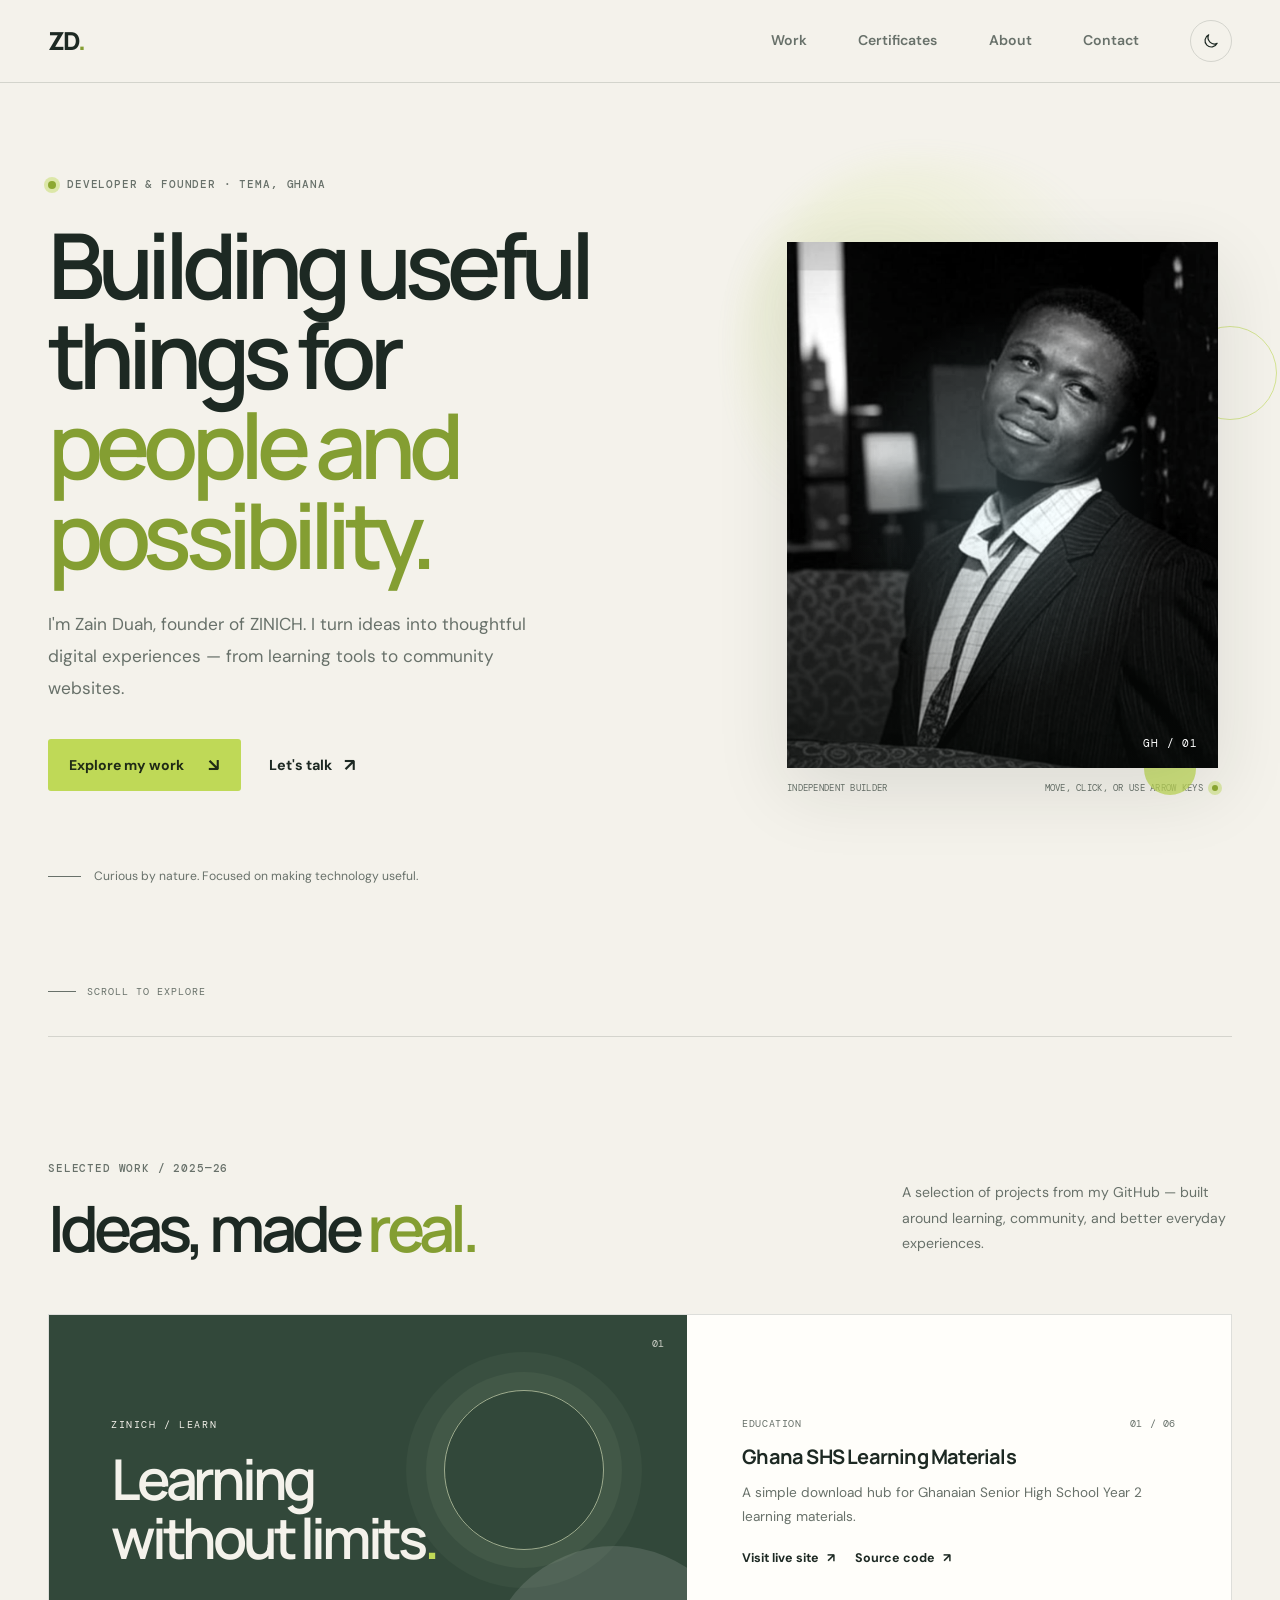
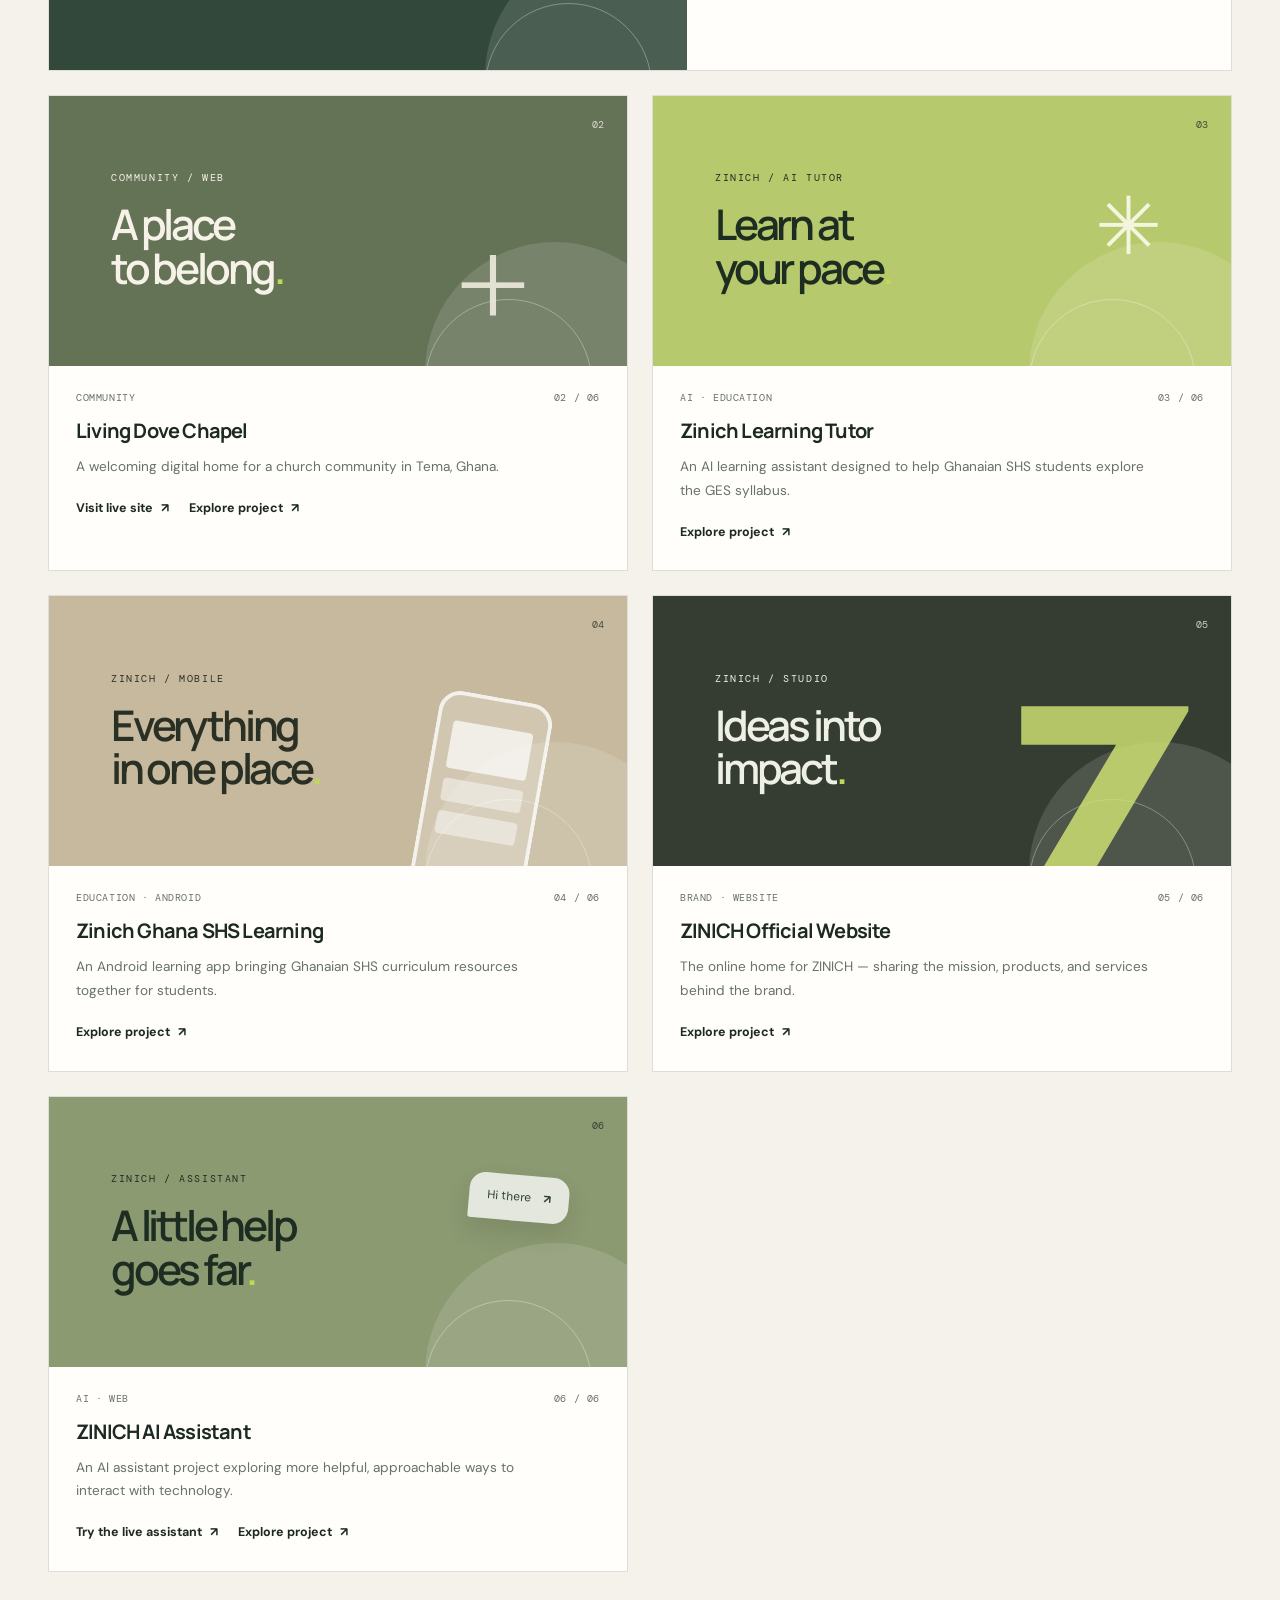
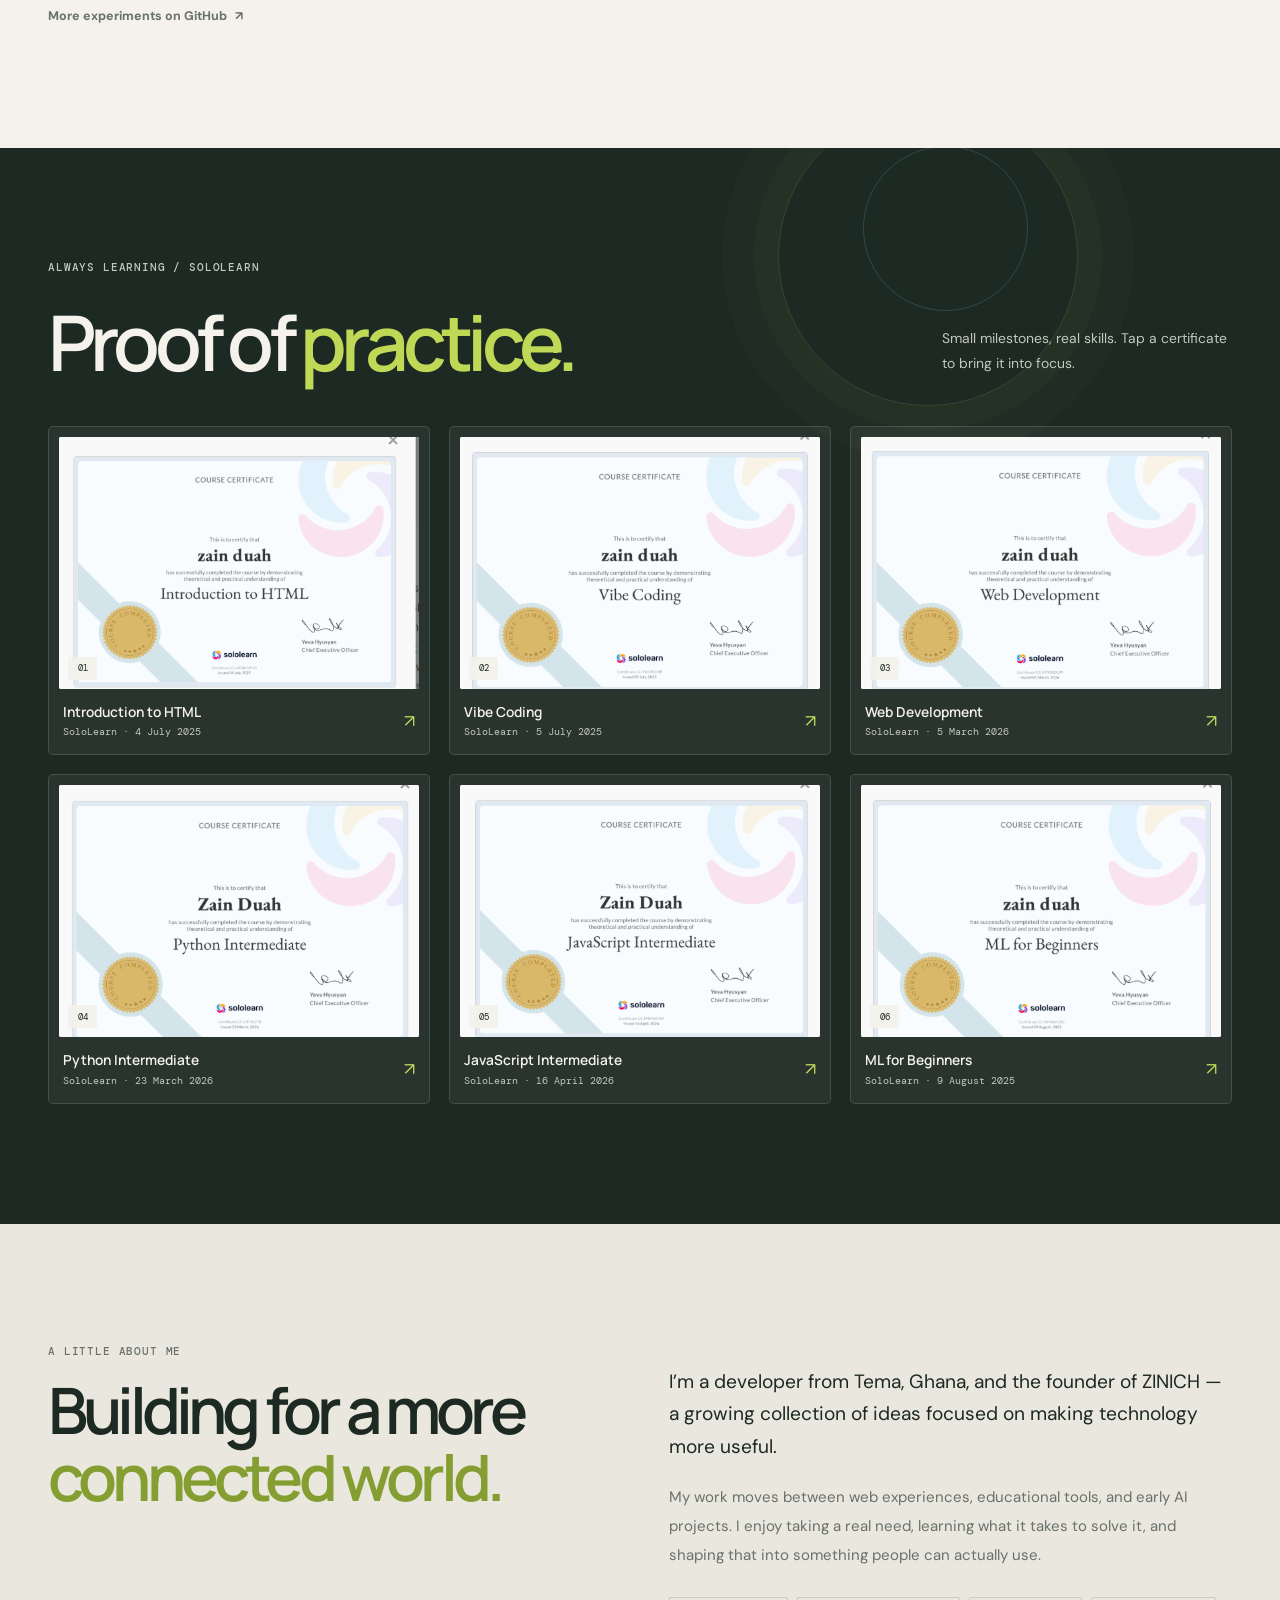
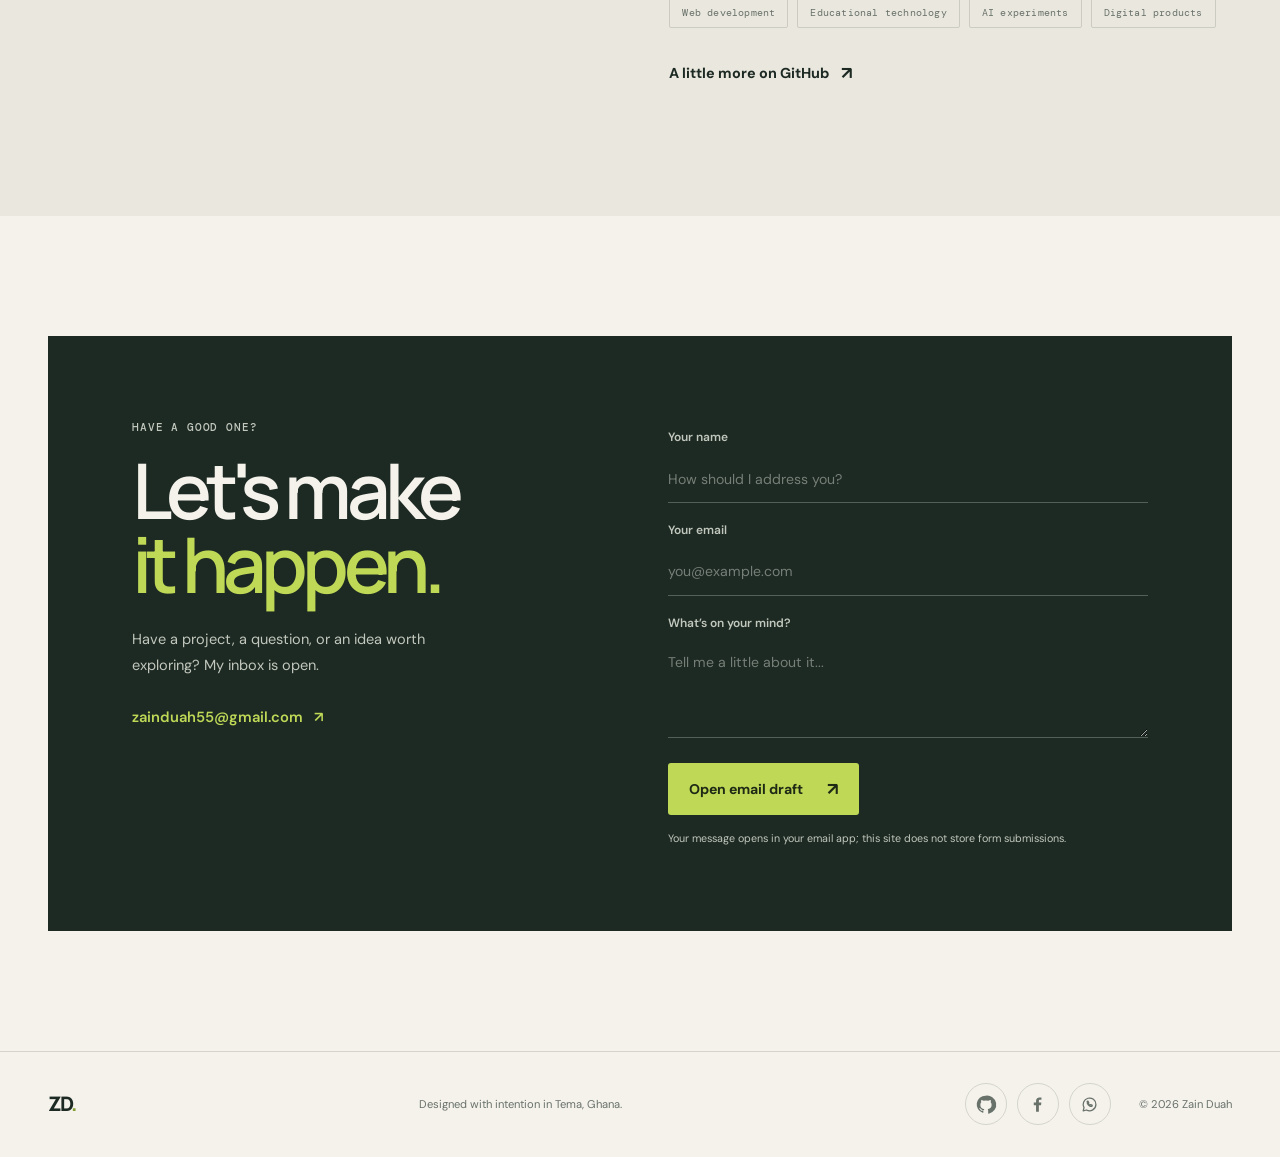
<file: index.html>
<!doctype html>
<html lang="en" data-theme="light">
  <head>
    <meta name="google-site-verification" content="ZpnrbhbXljYJRLoBLAt3hIDau0e5AIREHx92kC2630I" />
    <meta charset="utf-8">
    <meta name="viewport" content="width=device-width, initial-scale=1">
    <meta name="color-scheme" content="light dark">
    <meta name="theme-color" content="#f4f2eb">
    <meta name="description" content="Zain Duah is a developer and founder of ZINICH in Tema, Ghana. Explore digital products for education, community, and the web.">
    <meta name="author" content="Zain Duah">
    <meta name="robots" content="index, follow, max-image-preview:large">
    <link rel="canonical" href="https://zain-duah-portfolio.vercel.app/">
    <link rel="icon" href="me.png" type="image/png">
    <link rel="manifest" href="site.webmanifest">
    <link rel="preload" as="image" href="me.png">
    <link rel="stylesheet" href="styles.css">
    <title>Zain Duah — Developer &amp; Founder of ZINICH</title>
    <meta property="og:type" content="website">
    <meta property="og:locale" content="en_GH">
    <meta property="og:site_name" content="Zain Duah">
    <meta property="og:title" content="Zain Duah — Developer &amp; Founder of ZINICH">
    <meta property="og:description" content="I build useful digital experiences for education, community, and the web. Explore selected projects by Zain Duah.">
    <meta property="og:url" content="https://zain-duah-portfolio.vercel.app/">
    <meta property="og:image" content="https://zain-duah-portfolio.vercel.app/me.png">
    <meta property="og:image:alt" content="Portrait of Zain Duah">
    <meta name="twitter:card" content="summary_large_image">
    <meta name="twitter:title" content="Zain Duah — Developer &amp; Founder of ZINICH">
    <meta name="twitter:description" content="I build useful digital experiences for education, community, and the web.">
    <meta name="twitter:image" content="https://zain-duah-portfolio.vercel.app/me.png">
    <meta name="twitter:image:alt" content="Portrait of Zain Duah">
    <script type="application/ld+json">
      {
        "@context": "https://schema.org",
        "@type": "Person",
        "name": "Zain Duah",
        "url": "https://zain-duah-portfolio.vercel.app/",
        "image": "https://zain-duah-portfolio.vercel.app/me.png",
        "jobTitle": "Developer and Founder",
        "address": {
          "@type": "PostalAddress",
          "addressLocality": "Tema",
          "addressCountry": "GH"
        },
        "sameAs": [
          "https://github.com/Zain-duah",
          "https://www.facebook.com/share/1PbQ6iD3Gr/"
        ],
        "knowsAbout": [
          "Web development",
          "JavaScript",
          "Python",
          "Educational technology",
          "Artificial intelligence"
        ]
      }
    </script>
    <script src="script.js" defer></script>
  </head>
  <body>
    <a class="skip-link" href="#main">Skip to content</a>
    <header class="site-header">
      <nav class="nav-shell" aria-label="Main navigation">
        <a class="wordmark" href="#home" aria-label="Zain Duah, home">ZD<span>.</span></a>
        <button class="menu-toggle" type="button" aria-expanded="false" aria-controls="nav-links" aria-label="Open navigation">
          <span></span>
          <span></span>
        </button>
        <div class="nav-links" id="nav-links">
          <a href="#work">Work</a>
          <a href="#credentials">Certificates</a>
          <a href="#about">About</a>
          <a href="#contact">Contact</a>
          <button class="theme-toggle" type="button" aria-label="Switch to dark theme" title="Switch to dark theme">
            <svg class="theme-icon" viewBox="0 0 24 24" aria-hidden="true">
              <path d="M20.2 15.1A8.5 8.5 0 0 1 8.9 3.8 8.5 8.5 0 1 0 20.2 15.1Z"></path>
            </svg>
          </button>
        </div>
      </nav>
    </header>

    <main id="main">
      <section class="hero section-shell" id="home" aria-labelledby="hero-title">
        <div class="hero-copy reveal">
          <p class="eyebrow"><span class="status-dot"></span> Developer &amp; founder · Tema, Ghana</p>
          <h1 id="hero-title">Building useful things for <span class="text-accent">people and possibility.</span></h1>
          <p class="hero-intro">I'm Zain Duah, founder of ZINICH. I turn ideas into thoughtful digital experiences — from learning tools to community websites.</p>
          <div class="hero-actions">
            <a class="button button-primary" href="#work">Explore my work <span aria-hidden="true">↘</span></a>
            <a class="text-link" href="#contact">Let's talk <span aria-hidden="true">↗</span></a>
          </div>
          <div class="hero-note">
            <span class="note-line" aria-hidden="true"></span>
            <p>Curious by nature. Focused on making technology useful.</p>
          </div>
        </div>
        <figure class="hero-portrait reveal">
          <button class="portrait-frame" type="button" aria-label="Explore the interactive portrait lighting" aria-pressed="false">
            <img src="me.png" alt="" width="1177" height="1177" fetchpriority="high">
            <span class="portrait-energy" aria-hidden="true"></span>
            <span class="portrait-ring" aria-hidden="true"></span>
            <span class="portrait-index" aria-hidden="true">GH / 01</span>
          </button>
          <figcaption class="portrait-caption"><span>Independent builder</span><span class="portrait-hint">Move, click, or use arrow keys <i aria-hidden="true"></i></span></figcaption>
          <span class="orbit orbit-one" aria-hidden="true"></span>
          <span class="orbit orbit-two" aria-hidden="true"></span>
        </figure>
        <a class="scroll-cue" href="#work"><span></span> Scroll to explore</a>
      </section>

      <section class="work-section section-shell" id="work" aria-labelledby="work-title">
        <div class="section-heading reveal">
          <div>
            <p class="eyebrow">Selected work / 2025—26</p>
            <h2 id="work-title">Ideas, made <span class="text-accent">real.</span></h2>
          </div>
          <p class="section-aside">A selection of projects from my GitHub — built around learning, community, and better everyday experiences.</p>
        </div>

        <div class="project-grid">
          <article class="project-card project-card-feature reveal">
            <div class="project-art art-learning" aria-hidden="true">
              <span class="art-label">ZINICH / LEARN</span>
              <span class="art-title">Learning<br>without limits<span>.</span></span>
              <span class="art-mark">01</span>
              <span class="art-orbit"></span>
            </div>
            <div class="project-details">
              <div class="project-meta"><span>Education</span><span>01 / 06</span></div>
              <h3>Ghana SHS Learning Materials</h3>
              <p>A simple download hub for Ghanaian Senior High School Year 2 learning materials.</p>
              <div class="project-links">
                <a href="https://gh-shs-y2-lm-download-page.vercel.app/" target="_blank" rel="noopener noreferrer">Visit live site <span aria-hidden="true">↗</span></a>
                <a href="https://github.com/Zain-duah/Gh-SHS-Y2-Lm-download-page" target="_blank" rel="noopener noreferrer">Source code <span aria-hidden="true">↗</span></a>
              </div>
            </div>
          </article>

          <article class="project-card reveal">
            <div class="project-art art-chapel" aria-hidden="true">
              <span class="art-label">COMMUNITY / WEB</span>
              <span class="art-title">A place<br>to belong<span>.</span></span>
              <span class="art-mark">02</span>
              <span class="art-cross">+</span>
            </div>
            <div class="project-details">
              <div class="project-meta"><span>Community</span><span>02 / 06</span></div>
              <h3>Living Dove Chapel</h3>
              <p>A welcoming digital home for a church community in Tema, Ghana.</p>
              <div class="project-links">
                <a href="https://living-dove-chapel.vercel.app/" target="_blank" rel="noopener noreferrer">Visit live site <span aria-hidden="true">↗</span></a>
                <a href="https://github.com/Zain-duah/Living-Dove-Chapel" target="_blank" rel="noopener noreferrer">Explore project <span aria-hidden="true">↗</span></a>
              </div>
            </div>
          </article>

          <article class="project-card reveal">
            <div class="project-art art-tutor" aria-hidden="true">
              <span class="art-label">ZINICH / AI TUTOR</span>
              <span class="art-title">Learn at<br>your pace<span>.</span></span>
              <span class="art-mark">03</span>
              <span class="art-spark">✳</span>
            </div>
            <div class="project-details">
              <div class="project-meta"><span>AI · Education</span><span>03 / 06</span></div>
              <h3>Zinich Learning Tutor</h3>
              <p>An AI learning assistant designed to help Ghanaian SHS students explore the GES syllabus.</p>
              <div class="project-links">
                <a href="https://github.com/Zain-duah/zinich-tutor" target="_blank" rel="noopener noreferrer">Explore project <span aria-hidden="true">↗</span></a>
              </div>
            </div>
          </article>

          <article class="project-card reveal">
            <div class="project-art art-mobile" aria-hidden="true">
              <span class="art-label">ZINICH / MOBILE</span>
              <span class="art-title">Everything<br>in one place<span>.</span></span>
              <span class="art-mark">04</span>
              <span class="art-phone"><i></i><i></i><i></i></span>
            </div>
            <div class="project-details">
              <div class="project-meta"><span>Education · Android</span><span>04 / 06</span></div>
              <h3>Zinich Ghana SHS Learning</h3>
              <p>An Android learning app bringing Ghanaian SHS curriculum resources together for students.</p>
              <div class="project-links">
                <a href="https://github.com/Zain-duah/Zinich-Gh-LM-SHS" target="_blank" rel="noopener noreferrer">Explore project <span aria-hidden="true">↗</span></a>
              </div>
            </div>
          </article>

          <article class="project-card reveal">
            <div class="project-art art-brand" aria-hidden="true">
              <span class="art-label">ZINICH / STUDIO</span>
              <span class="art-title">Ideas into<br>impact<span>.</span></span>
              <span class="art-mark">05</span>
              <span class="art-brand-name">Z</span>
            </div>
            <div class="project-details">
              <div class="project-meta"><span>Brand · Website</span><span>05 / 06</span></div>
              <h3>ZINICH Official Website</h3>
              <p>The online home for ZINICH — sharing the mission, products, and services behind the brand.</p>
              <div class="project-links">
                <a href="https://github.com/Zain-duah/ZINICH-Official-Website" target="_blank" rel="noopener noreferrer">Explore project <span aria-hidden="true">↗</span></a>
              </div>
            </div>
          </article>

          <article class="project-card reveal">
            <div class="project-art art-assistant" aria-hidden="true">
              <span class="art-label">ZINICH / ASSISTANT</span>
              <span class="art-title">A little help<br>goes far<span>.</span></span>
              <span class="art-mark">06</span>
              <span class="art-bubble">Hi there <b>↗</b></span>
            </div>
            <div class="project-details">
              <div class="project-meta"><span>AI · Web</span><span>06 / 06</span></div>
              <h3>ZINICH AI Assistant</h3>
              <p>An AI assistant project exploring more helpful, approachable ways to interact with technology.</p>
              <div class="project-links">
                <a href="https://gh-lm-zinich.vercel.app/" target="_blank" rel="noopener noreferrer">Try the live assistant <span aria-hidden="true">↗</span></a>
                <a href="https://github.com/Zain-duah/ZINICH-AI-ASSISTANT-" target="_blank" rel="noopener noreferrer">Explore project <span aria-hidden="true">↗</span></a>
              </div>
            </div>
          </article>
        </div>
        <a class="all-work-link" href="https://github.com/Zain-duah?tab=repositories" target="_blank" rel="noopener noreferrer">More experiments on GitHub <span aria-hidden="true">↗</span></a>
      </section>

      <section class="credentials-section" id="credentials" aria-labelledby="credentials-title">
        <div class="section-shell credentials-shell">
          <div class="credentials-heading reveal">
            <div>
              <p class="eyebrow">Always learning / SoloLearn</p>
              <h2 id="credentials-title">Proof of <span>practice.</span></h2>
            </div>
            <p>Small milestones, real skills. Tap a certificate to bring it into focus.</p>
            <span class="credentials-orb credentials-orb-one" aria-hidden="true"></span>
            <span class="credentials-orb credentials-orb-two" aria-hidden="true"></span>
          </div>
          <div class="credentials-grid">
            <button class="credential-card reveal" type="button" data-certificate-image="certificates/Screenshot%202026-10-24%20032307.png" data-certificate-title="Introduction to HTML" data-certificate-date="4 July 2025" aria-haspopup="dialog" aria-label="View SoloLearn certificate: Introduction to HTML">
              <span class="credential-image"><img src="certificates/Screenshot%202026-10-24%20032307.png" alt="" loading="lazy"><span class="credential-zoom" aria-hidden="true">↗</span><span class="credential-number">01</span></span>
              <span class="credential-caption"><span><strong>Introduction to HTML</strong><small>SoloLearn · 4 July 2025</small></span><span class="credential-arrow" aria-hidden="true">↗</span></span>
            </button>
            <button class="credential-card reveal" type="button" data-certificate-image="certificates/Screenshot%202026-10-24%20032328.png" data-certificate-title="Vibe Coding" data-certificate-date="5 July 2025" aria-haspopup="dialog" aria-label="View SoloLearn certificate: Vibe Coding">
              <span class="credential-image"><img src="certificates/Screenshot%202026-10-24%20032328.png" alt="" loading="lazy"><span class="credential-zoom" aria-hidden="true">↗</span><span class="credential-number">02</span></span>
              <span class="credential-caption"><span><strong>Vibe Coding</strong><small>SoloLearn · 5 July 2025</small></span><span class="credential-arrow" aria-hidden="true">↗</span></span>
            </button>
            <button class="credential-card reveal" type="button" data-certificate-image="certificates/Screenshot%202026-10-24%20032411.png" data-certificate-title="Web Development" data-certificate-date="5 March 2026" aria-haspopup="dialog" aria-label="View SoloLearn certificate: Web Development">
              <span class="credential-image"><img src="certificates/Screenshot%202026-10-24%20032411.png" alt="" loading="lazy"><span class="credential-zoom" aria-hidden="true">↗</span><span class="credential-number">03</span></span>
              <span class="credential-caption"><span><strong>Web Development</strong><small>SoloLearn · 5 March 2026</small></span><span class="credential-arrow" aria-hidden="true">↗</span></span>
            </button>
            <button class="credential-card reveal" type="button" data-certificate-image="certificates/Screenshot%202026-10-24%20032432.png" data-certificate-title="Python Intermediate" data-certificate-date="23 March 2026" aria-haspopup="dialog" aria-label="View SoloLearn certificate: Python Intermediate">
              <span class="credential-image"><img src="certificates/Screenshot%202026-10-24%20032432.png" alt="" loading="lazy"><span class="credential-zoom" aria-hidden="true">↗</span><span class="credential-number">04</span></span>
              <span class="credential-caption"><span><strong>Python Intermediate</strong><small>SoloLearn · 23 March 2026</small></span><span class="credential-arrow" aria-hidden="true">↗</span></span>
            </button>
            <button class="credential-card reveal" type="button" data-certificate-image="certificates/Screenshot%202026-10-24%20032455.png" data-certificate-title="JavaScript Intermediate" data-certificate-date="16 April 2026" aria-haspopup="dialog" aria-label="View SoloLearn certificate: JavaScript Intermediate">
              <span class="credential-image"><img src="certificates/Screenshot%202026-10-24%20032455.png" alt="" loading="lazy"><span class="credential-zoom" aria-hidden="true">↗</span><span class="credential-number">05</span></span>
              <span class="credential-caption"><span><strong>JavaScript Intermediate</strong><small>SoloLearn · 16 April 2026</small></span><span class="credential-arrow" aria-hidden="true">↗</span></span>
            </button>
            <button class="credential-card reveal" type="button" data-certificate-image="certificates/Screenshot%202026-10-24%20032519.png" data-certificate-title="ML for Beginners" data-certificate-date="9 August 2025" aria-haspopup="dialog" aria-label="View SoloLearn certificate: ML for Beginners">
              <span class="credential-image"><img src="certificates/Screenshot%202026-10-24%20032519.png" alt="" loading="lazy"><span class="credential-zoom" aria-hidden="true">↗</span><span class="credential-number">06</span></span>
              <span class="credential-caption"><span><strong>ML for Beginners</strong><small>SoloLearn · 9 August 2025</small></span><span class="credential-arrow" aria-hidden="true">↗</span></span>
            </button>
          </div>
        </div>
      </section>

      <section class="about-section" id="about" aria-labelledby="about-title">
        <div class="section-shell about-layout">
          <div class="about-heading reveal">
            <p class="eyebrow">A little about me</p>
            <h2 id="about-title">Building for a more <span class="text-accent">connected world.</span></h2>
          </div>
          <div class="about-copy reveal">
            <p class="about-lead">I’m a developer from Tema, Ghana, and the founder of ZINICH — a growing collection of ideas focused on making technology more useful.</p>
            <p>My work moves between web experiences, educational tools, and early AI projects. I enjoy taking a real need, learning what it takes to solve it, and shaping that into something people can actually use.</p>
            <div class="focus-list" aria-label="Areas of focus">
              <span>Web development</span><span>Educational technology</span><span>AI experiments</span><span>Digital products</span>
            </div>
            <a class="text-link about-link" href="https://github.com/Zain-duah" target="_blank" rel="noopener noreferrer">A little more on GitHub <span aria-hidden="true">↗</span></a>
          </div>
        </div>
      </section>

      <section class="contact-section section-shell" id="contact" aria-labelledby="contact-title">
        <div class="contact-panel reveal">
          <div class="contact-copy">
            <p class="eyebrow">Have a good one?</p>
            <h2 id="contact-title">Let's make<br><span class="text-accent">it happen.</span></h2>
            <p>Have a project, a question, or an idea worth exploring? My inbox is open.</p>
            <a class="contact-email" href="mailto:zainduah55@gmail.com">zainduah55@gmail.com <span aria-hidden="true">↗</span></a>
          </div>
          <form class="contact-form" id="contact-form" action="mailto:zainduah55@gmail.com" method="post" enctype="text/plain">
            <label for="name">Your name</label>
            <input id="name" name="name" type="text" autocomplete="name" placeholder="How should I address you?" required>
            <label for="email">Your email</label>
            <input id="email" name="email" type="email" autocomplete="email" placeholder="you@example.com" required>
            <label for="message">What’s on your mind?</label>
            <textarea id="message" name="message" rows="4" placeholder="Tell me a little about it..." required></textarea>
            <button class="button button-primary form-submit" type="submit">Open email draft <span aria-hidden="true">↗</span></button>
            <p class="form-note" id="form-note" aria-live="polite">Your message opens in your email app; this site does not store form submissions.</p>
          </form>
        </div>
      </section>
    </main>

    <dialog class="certificate-dialog" aria-labelledby="certificate-dialog-title">
      <div class="certificate-dialog-panel">
        <button class="certificate-close" type="button" aria-label="Close certificate viewer">
          <svg viewBox="0 0 24 24" aria-hidden="true" focusable="false"><path d="m6 6 12 12M18 6 6 18"></path></svg>
        </button>
        <p class="eyebrow">SoloLearn / Course certificate</p>
        <h2 id="certificate-dialog-title"></h2>
        <p class="certificate-dialog-date"></p>
        <img class="certificate-dialog-image" src="[data-uri]" alt="" aria-hidden="true" hidden>
      </div>
    </dialog>

    <footer class="site-footer">
      <div class="footer-shell">
        <a class="wordmark footer-mark" href="#home" aria-label="Back to top">ZD<span>.</span></a>
        <p>Designed with intention in Tema, Ghana.</p>
        <div class="footer-links">
          <nav class="social-links" aria-label="Social links">
            <a class="social-link" href="https://github.com/Zain-duah" target="_blank" rel="noopener noreferrer" aria-label="GitHub profile">
              <svg class="social-icon" viewBox="0 0 24 24" aria-hidden="true" focusable="false"><path d="M12 .9a11.1 11.1 0 0 0-3.51 21.63c.56.1.76-.24.76-.54v-2.1c-3.1.67-3.76-1.31-3.76-1.31-.5-1.28-1.24-1.62-1.24-1.62-1.01-.69.08-.68.08-.68 1.12.08 1.71 1.15 1.71 1.15 1 .1.36 2.5 3.87 1.77.1-.71.39-1.2.71-1.48-2.48-.28-5.09-1.24-5.09-5.52 0-1.22.44-2.22 1.15-3-.12-.28-.5-1.42.11-2.96 0 0 .94-.3 3.05 1.15a10.6 10.6 0 0 1 5.56 0c2.12-1.45 3.05-1.15 3.05-1.15.61 1.54.23 2.68.11 2.96.72.78 1.15 1.78 1.15 3 0 4.29-2.61 5.23-5.1 5.5.4.35.76 1.03.76 2.08v3.21c0 .3.2.65.77.54A11.1 11.1 0 0 0 12 .9Z"></path></svg>
            </a>
            <a class="social-link" href="https://www.facebook.com/share/1PbQ6iD3Gr/" target="_blank" rel="noopener noreferrer" aria-label="Facebook profile">
              <svg class="social-icon" viewBox="0 0 24 24" aria-hidden="true" focusable="false"><path d="M13.7 21v-8.2h2.76l.41-3.2H13.7V7.56c0-.93.26-1.56 1.59-1.56h1.7V3.14c-.3-.04-1.34-.14-2.55-.14-2.53 0-4.26 1.54-4.26 4.38V9.6H7.32v3.2h2.86V21h3.52Z"></path></svg>
            </a>
            <a class="social-link" href="https://wa.me/233257121701" target="_blank" rel="noopener noreferrer" aria-label="WhatsApp">
              <svg class="social-icon social-icon-outline" viewBox="0 0 24 24" aria-hidden="true" focusable="false"><path d="M20.1 11.9a8.05 8.05 0 0 1-11.9 7.04L4 20l1.08-4.08a8.05 8.05 0 1 1 15.02-4.02Z"></path><path d="M9 8.2c.2-.4.43-.4.65-.4h.38c.14 0 .31.04.42.34l.62 1.5c.08.19.05.35-.06.5l-.48.57c-.13.14-.1.3-.02.44.38.64.91 1.17 1.55 1.55.15.09.3.11.44-.02l.57-.48c.15-.11.31-.14.5-.06l1.5.62c.3.12.34.28.34.42v.38c0 .22 0 .45-.4.65-.48.24-1.4.38-2.56-.1-1.33-.55-2.38-1.6-2.93-2.93-.48-1.16-.34-2.08-.1-2.56Z"></path></svg>
            </a>
          </nav>
          <p class="copyright">© <span id="year">2026</span> Zain Duah</p>
        </div>
      </div>
    </footer>
  </body>
</html>
</file>
<file: styles.css>
@import url("https://fonts.googleapis.com/css2?family=DM+Mono:wght@400;500&family=DM+Sans:wght@400;500;600;700&family=Manrope:wght@400;500;600;700;800&display=swap");

:root {
  color-scheme: light;
  --page: #f4f2eb;
  --surface: #fffefa;
  --surface-strong: #eae8de;
  --ink: #1d2923;
  --muted: #68716a;
  --line: rgba(29, 41, 35, 0.15);
  --accent: #bfd957;
  --accent-ink: #1f2a15;
  --deep: #1d2923;
  --deep-muted: #c2c8bd;
  --shadow: 0 22px 70px rgba(30, 37, 29, 0.11);
  --display: "Manrope", "Arial", sans-serif;
  --body: "DM Sans", "Arial", sans-serif;
  --mono: "DM Mono", "Courier New", monospace;
  --shell: min(1200px, calc(100% - 96px));
}

html[data-theme="dark"] {
  color-scheme: dark;
  --page: #151c18;
  --surface: #1d2721;
  --surface-strong: #25312a;
  --ink: #edf0e8;
  --muted: #a3ada3;
  --line: rgba(237, 240, 232, 0.15);
  --accent: #d0e875;
  --accent-ink: #1c2715;
  --deep: #101713;
  --deep-muted: #abb4a9;
  --shadow: 0 22px 70px rgba(0, 0, 0, 0.25);
}

* {
  box-sizing: border-box;
}

html {
  scroll-behavior: smooth;
  scroll-padding-top: 96px;
  background: var(--page);
}

body {
  margin: 0;
  background: var(--page);
  color: var(--ink);
  font-family: var(--body);
  font-size: 16px;
  line-height: 1.65;
  -webkit-font-smoothing: antialiased;
  transition: background-color 240ms ease, color 240ms ease;
}

body,
button,
input,
textarea {
  font-family: var(--body);
}

button,
a {
  -webkit-tap-highlight-color: transparent;
}

a {
  color: inherit;
}

button:focus-visible,
a:focus-visible,
input:focus-visible,
textarea:focus-visible {
  outline: 3px solid #819e2e;
  outline-offset: 4px;
}

::selection {
  background: var(--accent);
  color: var(--accent-ink);
}

.skip-link {
  position: fixed;
  z-index: 20;
  top: 12px;
  left: 12px;
  padding: 10px 16px;
  transform: translateY(-160%);
  background: var(--ink);
  color: var(--page);
  text-decoration: none;
}

.skip-link:focus {
  transform: translateY(0);
}

.section-shell,
.nav-shell,
.footer-shell {
  width: var(--shell);
  margin-inline: auto;
}

.site-header {
  position: sticky;
  z-index: 10;
  top: 0;
  border-bottom: 1px solid var(--line);
  background: var(--page);
  background: color-mix(in srgb, var(--page) 88%, transparent);
  backdrop-filter: blur(18px);
}

.nav-shell {
  min-height: 82px;
  display: flex;
  align-items: center;
  justify-content: space-between;
}

.wordmark {
  font: 800 1.55rem/1 var(--display);
  letter-spacing: -0.09em;
  text-decoration: none;
}

.wordmark span,
.text-accent {
  color: #849e32;
}

html[data-theme="dark"] .wordmark span,
html[data-theme="dark"] .text-accent {
  color: var(--accent);
}

.nav-links {
  display: flex;
  align-items: center;
  gap: clamp(24px, 4vw, 54px);
}

.nav-links > a,
.footer-links a {
  color: var(--muted);
  font-size: 0.88rem;
  font-weight: 600;
  text-decoration: none;
  transition: color 180ms ease;
}

.nav-links > a:hover,
.footer-links a:hover {
  color: var(--ink);
}

.theme-toggle,
.menu-toggle {
  display: grid;
  place-items: center;
  width: 42px;
  height: 42px;
  padding: 0;
  border: 1px solid var(--line);
  border-radius: 50%;
  background: transparent;
  color: var(--ink);
  cursor: pointer;
  transition: background-color 180ms ease, transform 180ms ease;
}

.theme-toggle:hover {
  transform: rotate(-12deg);
  background: var(--surface-strong);
}

.theme-icon {
  width: 18px;
  height: 18px;
  fill: none;
  stroke: currentColor;
  stroke-linecap: round;
  stroke-linejoin: round;
  stroke-width: 1.6;
}

.menu-toggle {
  display: none;
}

.hero {
  position: relative;
  isolation: isolate;
  min-height: min(790px, calc(100svh - 82px));
  display: grid;
  grid-template-columns: 1.08fr 0.92fr;
  align-items: center;
  gap: 7%;
  padding-top: 94px;
  padding-bottom: 134px;
}

.hero::before {
  position: absolute;
  z-index: -1;
  top: 8%;
  right: 5%;
  width: clamp(240px, 34vw, 450px);
  aspect-ratio: 1;
  border-radius: 42% 58% 58% 42% / 44% 42% 58% 56%;
  background:
    radial-gradient(circle at 32% 32%, color-mix(in srgb, var(--accent) 45%, transparent), transparent 54%),
    radial-gradient(circle at 72% 68%, rgba(139, 196, 185, 0.28), transparent 58%);
  filter: blur(14px);
  opacity: 0.45;
  pointer-events: none;
  animation: liquid-drift 17s ease-in-out infinite alternate;
  content: "";
}

.hero-copy {
  position: relative;
  z-index: 1;
  max-width: 660px;
  padding-bottom: 16px;
}

.eyebrow {
  display: flex;
  align-items: center;
  gap: 11px;
  margin: 0 0 27px;
  color: var(--muted);
  font: 500 0.7rem/1.4 var(--mono);
  letter-spacing: 0.075em;
  text-transform: uppercase;
}

.status-dot,
.portrait-caption i {
  width: 8px;
  height: 8px;
  border-radius: 50%;
  background: #8da832;
  box-shadow: 0 0 0 4px color-mix(in srgb, var(--accent) 45%, transparent);
}

.hero h1,
.section-heading h2,
.about-heading h2,
.contact-copy h2 {
  margin: 0;
  font-family: var(--display);
  font-weight: 600;
  letter-spacing: -0.075em;
}

.hero h1 {
  max-width: 760px;
  font-size: clamp(3.4rem, 7.1vw, 6.6rem);
  line-height: 0.99;
}

.hero-intro {
  max-width: 490px;
  margin: 30px 0 0;
  color: var(--muted);
  font-size: clamp(1rem, 1.35vw, 1.13rem);
  line-height: 1.85;
}

.hero-actions {
  display: flex;
  align-items: center;
  gap: 28px;
  margin-top: 34px;
}

.button {
  display: inline-flex;
  min-height: 52px;
  align-items: center;
  justify-content: center;
  gap: 24px;
  padding: 0 21px;
  border: 0;
  border-radius: 3px;
  font-size: 0.88rem;
  font-weight: 700;
  text-decoration: none;
  cursor: pointer;
  transition: transform 180ms ease, background-color 180ms ease, box-shadow 180ms ease;
}

.button:hover {
  transform: translateY(-3px);
}

.button-primary {
  background: var(--accent);
  color: var(--accent-ink);
}

.button-primary:hover {
  background: color-mix(in srgb, var(--accent) 85%, white);
  box-shadow: 0 12px 30px color-mix(in srgb, var(--accent) 24%, transparent);
}

.button span,
.text-link span {
  font-size: 1.1rem;
}

.text-link {
  display: inline-flex;
  align-items: center;
  gap: 12px;
  color: var(--ink);
  font-size: 0.9rem;
  font-weight: 700;
  text-decoration: none;
}

.text-link span,
.project-links a span,
.all-work-link span,
.contact-email span,
.footer-links a span {
  transition: transform 180ms ease;
}

.text-link:hover span,
.project-links a:hover span,
.all-work-link:hover span,
.contact-email:hover span,
.footer-links a:hover span {
  transform: translate(3px, -3px);
}

.hero-note {
  display: flex;
  align-items: center;
  gap: 13px;
  margin-top: 75px;
}

.hero-note p {
  margin: 0;
  color: var(--muted);
  font-size: 0.76rem;
}

.note-line {
  width: 33px;
  height: 1px;
  background: var(--muted);
}

.hero-portrait {
  position: relative;
  justify-self: end;
  width: min(100%, 445px);
  margin: 0;
  padding: 0 14px 43px 0;
}

.portrait-frame {
  --light-x: 50%;
  --light-y: 50%;
  position: relative;
  z-index: 1;
  display: block;
  width: 100%;
  padding: 0;
  border: 0;
  overflow: hidden;
  aspect-ratio: 0.82;
  background: #383b36;
  box-shadow: var(--shadow);
  cursor: crosshair;
  transform: perspective(900px) rotateX(var(--tilt-x, 0deg)) rotateY(var(--tilt-y, 0deg));
  transition: transform 220ms ease, box-shadow 220ms ease;
}

.portrait-frame:focus-visible {
  outline: 3px solid #819e2e;
  outline-offset: 5px;
}

.portrait-frame img,
.portrait-energy,
.portrait-ring {
  position: absolute;
  inset: 0;
}

.portrait-frame img {
  z-index: 0;
}

.portrait-energy {
  z-index: 1;
  inset: auto;
  top: var(--light-y);
  left: var(--light-x);
  width: 72%;
  aspect-ratio: 1;
  border-radius: 50%;
  background: radial-gradient(circle, rgba(190, 243, 255, 0.52) 0, rgba(149, 230, 248, 0.22) 24%, rgba(190, 217, 87, 0.14) 43%, transparent 71%);
  mix-blend-mode: screen;
  opacity: 0;
  pointer-events: none;
  transform: translate(-50%, -50%) scale(0.72);
  transition: opacity 280ms ease, transform 480ms cubic-bezier(0.2, 0.7, 0.2, 1);
}

.portrait-ring {
  z-index: 1;
  inset: auto;
  top: var(--light-y);
  left: var(--light-x);
  width: 42%;
  aspect-ratio: 1;
  border: 1px solid rgba(190, 243, 255, 0.72);
  border-radius: 50%;
  box-shadow: 0 0 18px rgba(149, 230, 248, 0.42), inset 0 0 18px rgba(149, 230, 248, 0.16);
  opacity: 0;
  pointer-events: none;
  transform: translate(-50%, -50%) rotate(-28deg) scale(0.76);
  transition: opacity 220ms ease, transform 650ms cubic-bezier(0.2, 0.7, 0.2, 1);
}

.portrait-ring::before,
.portrait-ring::after {
  position: absolute;
  inset: 9px;
  border: 1px dashed rgba(208, 232, 117, 0.72);
  border-radius: 50%;
  content: "";
}

.portrait-ring::after {
  inset: 20%;
  border-style: solid;
  border-color: rgba(190, 243, 255, 0.44);
}

.portrait-frame:hover .portrait-energy,
.portrait-frame:focus-visible .portrait-energy,
.portrait-frame.is-energized .portrait-energy {
  opacity: 1;
  transform: translate(-50%, -50%) scale(1);
}

.portrait-frame:hover .portrait-ring,
.portrait-frame:focus-visible .portrait-ring,
.portrait-frame.is-energized .portrait-ring {
  opacity: 0.9;
  transform: translate(-50%, -50%) rotate(22deg) scale(1);
}

.portrait-frame::after {
  position: absolute;
  z-index: 2;
  inset: 0;
  background:
    radial-gradient(ellipse at var(--light-x) var(--light-y), rgba(190, 243, 255, 0.2), transparent 52%),
    linear-gradient(180deg, transparent 54%, rgba(14, 19, 16, 0.42));
  content: "";
  pointer-events: none;
}

.portrait-frame img {
  width: 100%;
  height: 100%;
  object-fit: cover;
  object-position: center 35%;
  filter: grayscale(0.78) contrast(1.08) saturate(0.82);
  transition: filter 600ms ease, transform 900ms cubic-bezier(0.2, 0.7, 0.2, 1);
}

.portrait-frame:hover img,
.portrait-frame:focus-visible img,
.portrait-frame.is-energized img {
  filter: grayscale(0.22) contrast(1.1) saturate(1.05);
  transform: scale(1.035);
}

.portrait-index {
  position: absolute;
  z-index: 3;
  right: 20px;
  bottom: 18px;
  color: white;
  font: 0.66rem var(--mono);
  letter-spacing: 0.08em;
}

.portrait-caption {
  display: flex;
  justify-content: space-between;
  gap: 10px;
  padding-top: 14px;
  color: var(--muted);
  font: 0.59rem var(--mono);
  letter-spacing: 0.03em;
  text-transform: uppercase;
}

.portrait-caption span:last-child {
  display: flex;
  align-items: center;
  gap: 9px;
}

.portrait-hint {
  text-align: right;
}

.portrait-caption i {
  width: 6px;
  height: 6px;
}

.orbit {
  position: absolute;
  display: block;
  border: 1px solid color-mix(in srgb, var(--accent) 60%, transparent);
  border-radius: 50%;
  pointer-events: none;
}

.orbit-one {
  top: 14%;
  right: -10%;
  width: 94px;
  height: 94px;
}

.orbit-two {
  right: 8%;
  bottom: 7%;
  width: 52px;
  height: 52px;
  background: var(--accent);
  opacity: 0.75;
}

.scroll-cue {
  position: absolute;
  bottom: 38px;
  left: 0;
  display: flex;
  align-items: center;
  gap: 11px;
  color: var(--muted);
  font: 0.63rem var(--mono);
  letter-spacing: 0.1em;
  text-decoration: none;
  text-transform: uppercase;
}

.scroll-cue span {
  width: 28px;
  height: 1px;
  background: var(--muted);
  transition: width 180ms ease;
}

.scroll-cue:hover span {
  width: 43px;
}

.work-section {
  padding-top: 124px;
  padding-bottom: 120px;
  border-top: 1px solid var(--line);
}

.section-heading {
  display: flex;
  align-items: end;
  justify-content: space-between;
  gap: 40px;
  margin-bottom: 53px;
}

.section-heading .eyebrow,
.about-heading .eyebrow,
.contact-copy .eyebrow {
  margin-bottom: 17px;
}

.section-heading h2,
.about-heading h2 {
  font-size: clamp(2.6rem, 5vw, 4.7rem);
  line-height: 1.05;
}

.section-aside {
  max-width: 330px;
  margin: 0 0 5px;
  color: var(--muted);
  font-size: 0.88rem;
  line-height: 1.8;
}

.project-grid {
  display: grid;
  grid-template-columns: repeat(2, minmax(0, 1fr));
  gap: 24px;
}

.project-card {
  overflow: hidden;
  border: 1px solid var(--line);
  background: var(--surface);
  transition: box-shadow 250ms ease, transform 250ms ease, border-color 250ms ease;
}

.project-card:hover {
  transform: translateY(-6px);
  border-color: color-mix(in srgb, var(--accent) 75%, var(--line));
  box-shadow: var(--shadow);
}

.project-card-feature {
  grid-column: 1 / -1;
  display: grid;
  grid-template-columns: 1.08fr 0.92fr;
  min-height: 355px;
}

.project-art {
  position: relative;
  min-height: 270px;
  overflow: hidden;
  display: flex;
  flex-direction: column;
  justify-content: center;
  padding: 30px clamp(27px, 5vw, 62px);
  isolation: isolate;
}

.project-card-feature .project-art {
  min-height: 355px;
}

.project-art::before,
.project-art::after {
  position: absolute;
  z-index: -1;
  border-radius: 50%;
  content: "";
}

.project-art::before {
  width: 260px;
  height: 260px;
  right: -58px;
  bottom: -136px;
  background: rgba(255, 255, 255, 0.12);
}

.project-art::after {
  width: 165px;
  height: 165px;
  right: 35px;
  bottom: -100px;
  border: 1px solid rgba(255, 255, 255, 0.32);
}

.art-learning {
  background: #32483a;
  color: #f4f2eb;
}

.art-chapel {
  background: #647256;
  color: #f7f2e8;
}

.art-tutor {
  background: #b7c96d;
  color: #1e2d21;
}

.art-mobile {
  background: #c6b99e;
  color: #2b3025;
}

.art-brand {
  background: #353d32;
  color: #eff0e5;
}

.art-assistant {
  background: #8c9a72;
  color: #1e2d21;
}

.art-label {
  margin-bottom: 19px;
  font: 0.62rem var(--mono);
  letter-spacing: 0.16em;
}

.art-title {
  position: relative;
  z-index: 1;
  font: 600 clamp(2.1rem, 4.4vw, 3.55rem)/1.04 var(--display);
  letter-spacing: -0.075em;
}

.project-card:not(.project-card-feature) .art-title {
  font-size: clamp(2.1rem, 3.3vw, 2.9rem);
}

.art-title span {
  color: var(--accent);
}

.art-mark {
  position: absolute;
  right: 23px;
  top: 22px;
  font: 0.65rem var(--mono);
  opacity: 0.8;
}

.art-orbit {
  position: absolute;
  top: 21%;
  right: 13%;
  width: 160px;
  height: 160px;
  border: 1px solid rgba(230, 238, 198, 0.6);
  border-radius: 50%;
  box-shadow: 0 0 0 18px rgba(230, 238, 198, 0.05), 0 0 0 38px rgba(230, 238, 198, 0.04);
  animation: orbit 22s linear infinite;
}

.art-cross {
  position: absolute;
  right: 17%;
  bottom: 14%;
  color: rgba(245, 241, 227, 0.86);
  font: 200 9rem/0.7 var(--body);
}

.art-spark {
  position: absolute;
  top: 24%;
  right: 12%;
  color: #f4f5de;
  font-size: 5rem;
  animation: sparkle 5s ease-in-out infinite;
}

.art-phone {
  position: absolute;
  right: 15%;
  bottom: -20px;
  width: 115px;
  height: 190px;
  padding: 26px 13px;
  border: 4px solid rgba(255, 255, 255, 0.75);
  border-bottom: 0;
  border-radius: 22px 22px 0 0;
  background: rgba(255, 255, 255, 0.2);
  transform: rotate(10deg);
}

.art-phone i {
  display: block;
  height: 23px;
  margin-bottom: 10px;
  border-radius: 4px;
  background: rgba(255, 255, 255, 0.45);
}

.art-phone i:first-child {
  height: 48px;
  background: rgba(255, 255, 255, 0.7);
}

.art-brand-name {
  position: absolute;
  right: 11%;
  bottom: -35%;
  color: rgba(210, 232, 117, 0.8);
  font: 800 19rem/1 var(--display);
  letter-spacing: -0.12em;
}

.art-bubble {
  position: absolute;
  top: 29%;
  right: 10%;
  padding: 13px 18px;
  border-radius: 16px 16px 16px 2px;
  background: rgba(255, 255, 255, 0.76);
  color: #30412f;
  font-size: 0.74rem;
  box-shadow: 0 12px 24px rgba(21, 31, 22, 0.12);
  transform: rotate(5deg);
}

.art-bubble b {
  padding-left: 9px;
}

.project-details {
  padding: 25px 27px 28px;
}

.project-card-feature .project-details {
  display: flex;
  flex-direction: column;
  justify-content: center;
  padding: clamp(28px, 5vw, 55px);
}

.project-meta {
  display: flex;
  justify-content: space-between;
  gap: 10px;
  margin-bottom: 13px;
  color: var(--muted);
  font: 0.61rem var(--mono);
  letter-spacing: 0.06em;
  text-transform: uppercase;
}

.project-details h3 {
  margin: 0;
  font: 700 1.25rem/1.4 var(--display);
  letter-spacing: -0.04em;
}

.project-details p {
  max-width: 480px;
  margin: 10px 0 19px;
  color: var(--muted);
  font-size: 0.85rem;
  line-height: 1.75;
}

.project-links {
  display: flex;
  flex-wrap: wrap;
  gap: 20px;
}

.project-links a,
.all-work-link {
  display: inline-flex;
  align-items: center;
  gap: 8px;
  font-size: 0.78rem;
  font-weight: 700;
  text-decoration: none;
}

.project-links a:hover,
.all-work-link:hover {
  color: #788e2f;
}

.all-work-link {
  margin-top: 34px;
  color: var(--muted);
}

.credentials-section {
  position: relative;
  overflow: hidden;
  background: var(--deep);
  color: #f4f2eb;
}

.credentials-shell {
  position: relative;
  z-index: 1;
  padding-top: 112px;
  padding-bottom: 120px;
}

.credentials-heading {
  position: relative;
  display: flex;
  align-items: end;
  justify-content: space-between;
  gap: 32px;
  margin-bottom: 45px;
}

.credentials-heading .eyebrow {
  color: var(--deep-muted);
}

.credentials-heading h2 {
  margin: 0;
  font: 600 clamp(2.8rem, 6vw, 5rem)/1.02 var(--display);
  letter-spacing: -0.075em;
}

.credentials-heading h2 span {
  color: var(--accent);
}

.credentials-heading > p {
  max-width: 290px;
  margin: 0 0 5px;
  color: var(--deep-muted);
  font-size: 0.87rem;
  line-height: 1.8;
}

.credentials-orb {
  position: absolute;
  z-index: -1;
  display: block;
  width: clamp(180px, 24vw, 300px);
  aspect-ratio: 1;
  border: 1px solid rgba(208, 232, 117, 0.14);
  border-radius: 50%;
  pointer-events: none;
}

.credentials-orb-one {
  top: -154px;
  right: 13%;
  box-shadow: 0 0 0 24px rgba(208, 232, 117, 0.025), 0 0 0 56px rgba(208, 232, 117, 0.018);
}

.credentials-orb-two {
  top: -114px;
  right: calc(13% + 50px);
  width: clamp(100px, 14vw, 165px);
  border-color: rgba(149, 230, 248, 0.17);
}

.credentials-grid {
  display: grid;
  grid-template-columns: repeat(3, minmax(0, 1fr));
  gap: 19px;
  perspective: 1200px;
}

.credential-card {
  --card-pointer-x: 50%;
  --card-pointer-y: 50%;
  display: block;
  min-width: 0;
  padding: 10px;
  overflow: hidden;
  border: 1px solid rgba(244, 242, 235, 0.14);
  border-radius: 5px;
  background: rgba(255, 255, 255, 0.055);
  color: #f4f2eb;
  text-align: left;
  cursor: zoom-in;
  transform: translateY(0) rotateX(0) rotateY(0);
  transition: transform 250ms cubic-bezier(0.2, 0.7, 0.2, 1), border-color 250ms ease, background-color 250ms ease, box-shadow 250ms ease;
}

.credential-card:hover,
.credential-card:focus-visible {
  z-index: 1;
  border-color: rgba(208, 232, 117, 0.62);
  background: rgba(255, 255, 255, 0.09);
  box-shadow: 0 20px 50px rgba(0, 0, 0, 0.22), 0 0 30px rgba(208, 232, 117, 0.07);
  transform: translateY(-5px) rotateX(var(--card-tilt-x, 0deg)) rotateY(var(--card-tilt-y, 0deg));
}

.credential-card:focus-visible {
  outline: 3px solid var(--accent);
  outline-offset: 4px;
}

.credential-image {
  position: relative;
  display: block;
  overflow: hidden;
  aspect-ratio: 1.43;
  border-radius: 2px;
  background:
    radial-gradient(circle at var(--card-pointer-x) var(--card-pointer-y), rgba(208, 232, 117, 0.18), transparent 48%),
    #e9edf0;
}

.credential-image::after {
  position: absolute;
  inset: 0;
  background: linear-gradient(130deg, transparent 30%, rgba(255, 255, 255, 0.42) 47%, transparent 61%);
  content: "";
  opacity: 0;
  pointer-events: none;
  transform: translateX(-120%);
  transition: transform 700ms ease, opacity 200ms ease;
}

.credential-card:hover .credential-image::after,
.credential-card:focus-visible .credential-image::after {
  opacity: 1;
  transform: translateX(120%);
}

.credential-image img {
  display: block;
  width: 100%;
  height: 100%;
  object-fit: cover;
  object-position: center;
  transform: scale(1.06);
  transition: transform 600ms cubic-bezier(0.2, 0.7, 0.2, 1);
}

.credential-card:hover .credential-image img,
.credential-card:focus-visible .credential-image img {
  transform: scale(1.12);
}

.credential-zoom,
.credential-number {
  position: absolute;
  z-index: 1;
  display: grid;
  place-items: center;
  color: #1d2923;
  background: rgba(244, 242, 235, 0.92);
}

.credential-zoom {
  top: 10px;
  right: 10px;
  width: 33px;
  height: 33px;
  border-radius: 50%;
  font-size: 1rem;
  opacity: 0;
  transform: translateY(4px);
  transition: opacity 180ms ease, transform 180ms ease;
}

.credential-number {
  bottom: 9px;
  left: 9px;
  min-width: 29px;
  height: 23px;
  padding-inline: 6px;
  border-radius: 2px;
  font: 0.58rem var(--mono);
}

.credential-card:hover .credential-zoom,
.credential-card:focus-visible .credential-zoom {
  opacity: 1;
  transform: translateY(0);
}

.credential-caption {
  display: flex;
  align-items: center;
  justify-content: space-between;
  gap: 10px;
  padding: 14px 4px 5px;
}

.credential-caption > span:first-child {
  display: grid;
  gap: 4px;
}

.credential-caption strong {
  font: 600 0.86rem/1.35 var(--display);
}

.credential-caption small {
  color: var(--deep-muted);
  font: 0.62rem/1.4 var(--mono);
}

.credential-arrow {
  flex: 0 0 auto;
  color: var(--accent);
  font-size: 1.1rem;
  transition: transform 180ms ease;
}

.credential-card:hover .credential-arrow,
.credential-card:focus-visible .credential-arrow {
  transform: translate(3px, -3px);
}

.certificate-dialog {
  width: min(1000px, calc(100% - 32px));
  max-width: none;
  max-height: min(90dvh, 900px);
  padding: 0;
  overflow: auto;
  border: 1px solid var(--line);
  border-radius: 8px;
  background: var(--surface);
  color: var(--ink);
  box-shadow: 0 32px 100px rgba(0, 0, 0, 0.35);
}

.certificate-dialog::backdrop {
  background: rgba(9, 15, 12, 0.78);
  backdrop-filter: blur(8px);
}

.certificate-dialog[open] {
  animation: certificate-enter 260ms cubic-bezier(0.2, 0.7, 0.2, 1) both;
}

.certificate-dialog-panel {
  position: relative;
  padding: clamp(22px, 4vw, 42px);
}

.certificate-dialog-panel .eyebrow {
  margin-bottom: 8px;
}

.certificate-dialog-panel h2 {
  margin: 0;
  padding-right: 48px;
  font: 700 clamp(1.5rem, 4vw, 2.3rem)/1.15 var(--display);
  letter-spacing: -0.055em;
}

.certificate-dialog-date {
  margin: 8px 0 22px;
  color: var(--muted);
  font: 0.72rem var(--mono);
}

.certificate-dialog-image {
  display: block;
  width: 100%;
  max-height: 65dvh;
  object-fit: contain;
  border: 1px solid var(--line);
  border-radius: 4px;
  background: #e8edf0;
}

.certificate-close {
  position: absolute;
  z-index: 1;
  top: 22px;
  right: 22px;
  display: grid;
  width: 42px;
  height: 42px;
  place-items: center;
  border: 1px solid var(--line);
  border-radius: 50%;
  background: var(--surface);
  color: var(--ink);
  cursor: pointer;
  transition: transform 180ms ease, background-color 180ms ease;
}

.certificate-close:hover {
  transform: rotate(90deg);
  background: var(--surface-strong);
}

.certificate-close svg {
  width: 19px;
  height: 19px;
  fill: none;
  stroke: currentColor;
  stroke-linecap: round;
  stroke-width: 1.7;
}

@keyframes certificate-enter {
  from {
    opacity: 0;
    transform: translateY(14px) scale(0.98);
  }

  to {
    opacity: 1;
    transform: translateY(0) scale(1);
  }
}

.about-section {
  background: var(--surface-strong);
}

.about-layout {
  display: grid;
  grid-template-columns: 0.92fr 1.08fr;
  gap: 12%;
  padding-top: 120px;
  padding-bottom: 128px;
}

.about-heading h2 {
  max-width: 500px;
}

.about-copy {
  max-width: 560px;
  padding-top: 22px;
}

.about-copy p {
  margin: 0 0 20px;
  color: var(--muted);
  font-size: 0.94rem;
  line-height: 1.9;
}

.about-copy .about-lead {
  color: var(--ink);
  font-size: 1.2rem;
  line-height: 1.7;
}

.focus-list {
  display: flex;
  flex-wrap: wrap;
  gap: 9px;
  margin-top: 28px;
}

.focus-list span {
  padding: 8px 12px;
  border: 1px solid var(--line);
  border-radius: 2px;
  color: var(--muted);
  font: 0.62rem var(--mono);
  letter-spacing: 0.02em;
}

.about-link {
  margin-top: 31px;
}

.contact-section {
  padding-top: 120px;
  padding-bottom: 120px;
}

.contact-panel {
  display: grid;
  grid-template-columns: 0.95fr 1.05fr;
  gap: 10%;
  padding: clamp(32px, 7vw, 84px);
  background: var(--deep);
  color: #f4f2eb;
}

.contact-copy .eyebrow {
  color: var(--deep-muted);
}

.contact-copy h2 {
  font-size: clamp(3.3rem, 6vw, 5.6rem);
  line-height: 0.97;
}

.contact-copy h2 .text-accent {
  color: var(--accent);
}

.contact-copy > p:not(.eyebrow) {
  max-width: 360px;
  margin: 25px 0;
  color: var(--deep-muted);
  font-size: 0.91rem;
  line-height: 1.8;
}

.contact-email {
  display: inline-flex;
  align-items: center;
  gap: 11px;
  color: var(--accent);
  font-size: 0.92rem;
  font-weight: 600;
  text-decoration: none;
}

.contact-form {
  display: flex;
  flex-direction: column;
  align-items: stretch;
  padding-top: 8px;
}

.contact-form label {
  margin: 0 0 7px;
  color: var(--deep-muted);
  font-size: 0.75rem;
  font-weight: 600;
}

.contact-form input,
.contact-form textarea {
  width: 100%;
  min-height: 48px;
  margin-bottom: 18px;
  padding: 12px 0;
  border: 0;
  border-bottom: 1px solid rgba(237, 240, 232, 0.27);
  border-radius: 0;
  background: transparent;
  color: #f4f2eb;
  font-size: 0.88rem;
  resize: vertical;
}

.contact-form textarea {
  min-height: 94px;
}

.contact-form input::placeholder,
.contact-form textarea::placeholder {
  color: rgba(237, 240, 232, 0.43);
}

.contact-form input:focus,
.contact-form textarea:focus {
  outline: 0;
  border-bottom-color: var(--accent);
}

.form-submit {
  align-self: flex-start;
  margin-top: 7px;
}

.form-note {
  margin: 14px 0 0;
  color: var(--deep-muted);
  font-size: 0.67rem;
  line-height: 1.7;
}

.site-footer {
  border-top: 1px solid var(--line);
}

.footer-shell {
  min-height: 105px;
  display: flex;
  align-items: center;
  justify-content: space-between;
  gap: 24px;
}

.footer-mark {
  font-size: 1.25rem;
}

.footer-shell > p,
.copyright {
  color: var(--muted);
  font-size: 0.7rem;
}

.footer-links {
  display: flex;
  align-items: center;
  justify-content: flex-end;
  gap: 28px;
  min-width: 0;
}

.social-links {
  display: flex;
  flex: 0 0 auto;
  align-items: center;
  justify-content: center;
  gap: 10px;
}

.social-link {
  display: inline-grid;
  flex: 0 0 42px;
  width: 42px;
  height: 42px;
  place-items: center;
  padding: 0;
  border: 1px solid var(--line);
  border-radius: 50%;
  color: var(--muted);
  transition: color 180ms ease, border-color 180ms ease, background-color 180ms ease, transform 180ms ease;
}

.social-link:hover {
  transform: translateY(-3px);
  border-color: color-mix(in srgb, var(--accent) 70%, var(--line));
  background: color-mix(in srgb, var(--accent) 16%, transparent);
  color: var(--ink);
}

.social-icon {
  display: block;
  flex: none;
  width: 19px;
  height: 19px;
  overflow: visible;
  fill: currentColor;
}

.social-icon-outline {
  fill: none;
  stroke: currentColor;
  stroke-linecap: round;
  stroke-linejoin: round;
  stroke-width: 1.6;
}

.social-link:focus-visible {
  outline: 3px solid #819e2e;
  outline-offset: 4px;
}

.copyright {
  flex: 0 0 auto;
  margin: 0;
  white-space: nowrap;
}

.copyright span {
  color: inherit;
  font: inherit;
}

.footer-links .social-link {
  font-size: 0;
  text-decoration: none;
}

.footer-links .social-link svg {
  font-size: initial;
}

.footer-links > a:not(.social-link) {
  display: inline-flex;
  align-items: center;
  gap: 5px;
  font-size: 0.73rem;
}

.js-ready .reveal {
  opacity: 0;
  transform: translateY(24px);
  transition: opacity 650ms ease, transform 650ms cubic-bezier(0.2, 0.7, 0.2, 1);
}

.js-ready .reveal.is-visible {
  opacity: 1;
  transform: translateY(0);
}

.project-card:nth-child(3n + 2) {
  transition-delay: 45ms;
}

.project-card:nth-child(3n) {
  transition-delay: 90ms;
}

@keyframes orbit {
  to {
    transform: rotate(360deg);
  }
}

@keyframes liquid-drift {
  0% {
    border-radius: 42% 58% 58% 42% / 44% 42% 58% 56%;
    transform: translate3d(0, 0, 0) rotate(-9deg) scale(0.96);
  }

  50% {
    border-radius: 58% 42% 37% 63% / 47% 60% 40% 53%;
  }

  100% {
    border-radius: 43% 57% 61% 39% / 60% 41% 59% 40%;
    transform: translate3d(-10px, 16px, 0) rotate(9deg) scale(1.04);
  }
}

@keyframes sparkle {
  50% {
    transform: rotate(25deg) scale(0.86);
    opacity: 0.65;
  }
}

@media (min-width: 1400px) {
  :root {
    --shell: min(1240px, calc(100% - 120px));
  }
}

@media (max-width: 900px) {
  :root {
    --shell: min(100% - 56px, 760px);
  }

  .hero {
    min-height: auto;
    grid-template-columns: 1fr 0.78fr;
    gap: 5%;
    padding-top: 86px;
    padding-bottom: 123px;
  }

  .hero h1 {
    font-size: clamp(3.2rem, 8vw, 5rem);
  }

  .hero-portrait {
    width: 100%;
  }

  .hero-note {
    margin-top: 50px;
  }

  .project-card-feature {
    grid-template-columns: 1fr 0.92fr;
  }

  .project-card-feature .project-art {
    min-height: 330px;
  }

  .about-layout {
    gap: 8%;
  }

  .contact-panel {
    gap: 7%;
  }
}

@media (max-width: 640px) {
  :root {
    --shell: calc(100% - 40px);
  }

  html {
    scroll-padding-top: 76px;
  }

  .nav-shell {
    min-height: 70px;
  }

  .menu-toggle {
    z-index: 12;
    display: flex;
    flex-direction: column;
    gap: 5px;
    width: 40px;
    height: 40px;
    border-color: transparent;
  }

  .menu-toggle span {
    width: 19px;
    height: 1.5px;
    background: var(--ink);
    transition: transform 180ms ease;
  }

  .menu-toggle[aria-expanded="true"] span:first-child {
    transform: translateY(3.25px) rotate(45deg);
  }

  .menu-toggle[aria-expanded="true"] span:last-child {
    transform: translateY(-3.25px) rotate(-45deg);
  }

  .nav-links {
    position: absolute;
    top: 69px;
    right: 0;
    left: 0;
    display: flex;
    flex-direction: column;
    align-items: stretch;
    gap: 0;
    padding: 12px 20px 22px;
    border-bottom: 1px solid var(--line);
    background: var(--page);
    box-shadow: var(--shadow);
    opacity: 0;
    pointer-events: none;
    transform: translateY(-8px);
    visibility: hidden;
    transition: opacity 180ms ease, transform 180ms ease, visibility 180ms ease;
  }

  .nav-links.is-open {
    opacity: 1;
    pointer-events: auto;
    transform: translateY(0);
    visibility: visible;
  }

  .nav-links > a {
    padding: 13px 2px;
    border-bottom: 1px solid var(--line);
  }

  .theme-toggle {
    margin-top: 14px;
  }

  .hero {
    grid-template-columns: 1fr;
    gap: 44px;
    padding-top: 73px;
    padding-bottom: 96px;
  }

  .hero h1 {
    max-width: 600px;
    font-size: clamp(3.2rem, 14vw, 5.1rem);
  }

  .hero-intro {
    margin-top: 23px;
    font-size: 0.98rem;
  }

  .hero-actions {
    gap: 20px;
    margin-top: 26px;
  }

  .hero-note {
    margin-top: 37px;
  }

  .hero-portrait {
    justify-self: center;
    width: min(88%, 390px);
    padding-right: 9px;
  }

  .portrait-frame {
    aspect-ratio: 0.92;
  }

  .portrait-frame {
    cursor: pointer;
  }

  .scroll-cue {
    bottom: 32px;
  }

  .work-section {
    padding-top: 85px;
    padding-bottom: 86px;
  }

  .section-heading {
    display: block;
    margin-bottom: 32px;
  }

  .section-heading h2,
  .about-heading h2 {
    font-size: clamp(2.7rem, 11vw, 4rem);
  }

  .section-aside {
    margin-top: 17px;
  }

  .project-grid {
    grid-template-columns: 1fr;
    gap: 16px;
  }

  .credentials-shell {
    padding-top: 82px;
    padding-bottom: 88px;
  }

  .credentials-heading {
    display: block;
    margin-bottom: 28px;
  }

  .credentials-heading h2 {
    font-size: clamp(2.8rem, 11vw, 4.1rem);
  }

  .credentials-heading > p {
    margin-top: 14px;
  }

  .credentials-grid {
    grid-template-columns: 1fr;
    gap: 12px;
  }

  .credential-card {
    padding: 7px;
  }

  .credential-image {
    aspect-ratio: 1.48;
  }

  .credential-caption {
    align-items: flex-start;
    padding: 11px 2px 4px;
  }

  .credential-caption strong {
    font-size: 0.72rem;
  }

  .credential-caption small {
    font-size: 0.53rem;
  }

  .certificate-dialog {
    width: calc(100% - 20px);
  }

  .certificate-dialog-panel {
    padding: 20px 14px;
  }

  .certificate-close {
    top: 13px;
    right: 13px;
    width: 36px;
    height: 36px;
  }

  .certificate-dialog-panel h2 {
    padding-right: 42px;
  }

  .project-card-feature {
    grid-column: auto;
    display: flex;
    flex-direction: column;
  }

  .project-card-feature .project-art,
  .project-art {
    min-height: 255px;
  }

  .project-card-feature .art-title {
    font-size: clamp(2.5rem, 12vw, 3.6rem);
  }

  .project-details,
  .project-card-feature .project-details {
    padding: 22px;
  }

  .about-layout {
    grid-template-columns: 1fr;
    gap: 27px;
    padding-top: 83px;
    padding-bottom: 88px;
  }

  .about-copy {
    padding-top: 0;
  }

  .about-copy .about-lead {
    font-size: 1.1rem;
  }

  .contact-section {
    padding-top: 80px;
    padding-bottom: 80px;
  }

  .contact-panel {
    grid-template-columns: 1fr;
    gap: 37px;
    padding: 32px 23px;
  }

  .contact-copy h2 {
    font-size: clamp(3.4rem, 15vw, 5rem);
  }

  .contact-email {
    font-size: 0.85rem;
  }

  .footer-shell {
    min-height: 125px;
    flex-wrap: wrap;
    justify-content: space-between;
    gap: 12px;
    padding-top: 22px;
    padding-bottom: 22px;
  }

  .footer-shell > p {
    order: 1;
    width: 100%;
    margin: 0;
  }

  .footer-links {
    width: 100%;
    justify-content: space-between;
    gap: 12px;
  }

  .copyright {
    font-size: 0.66rem;
  }

  .social-links {
    gap: 8px;
  }

  .social-link {
    flex-basis: 40px;
    width: 40px;
    height: 40px;
  }

  .social-icon {
    width: 18px;
    height: 18px;
  }
}

@media (prefers-reduced-motion: reduce) {
  *,
  *::before,
  *::after {
    scroll-behavior: auto !important;
    animation-duration: 0.01ms !important;
    animation-iteration-count: 1 !important;
    transition-duration: 0.01ms !important;
  }

  .js-ready .reveal {
    opacity: 1;
    transform: none;
  }

  .credential-card:hover,
  .credential-card:focus-visible {
    transform: none;
  }

  .credentials-orb,
  .credential-image::after {
    animation: none;
    transition: none;
  }

  .portrait-frame {
    transform: none !important;
  }
}

@media (hover: none) {
  .portrait-energy {
    transition-duration: 120ms;
  }
}
</file>
